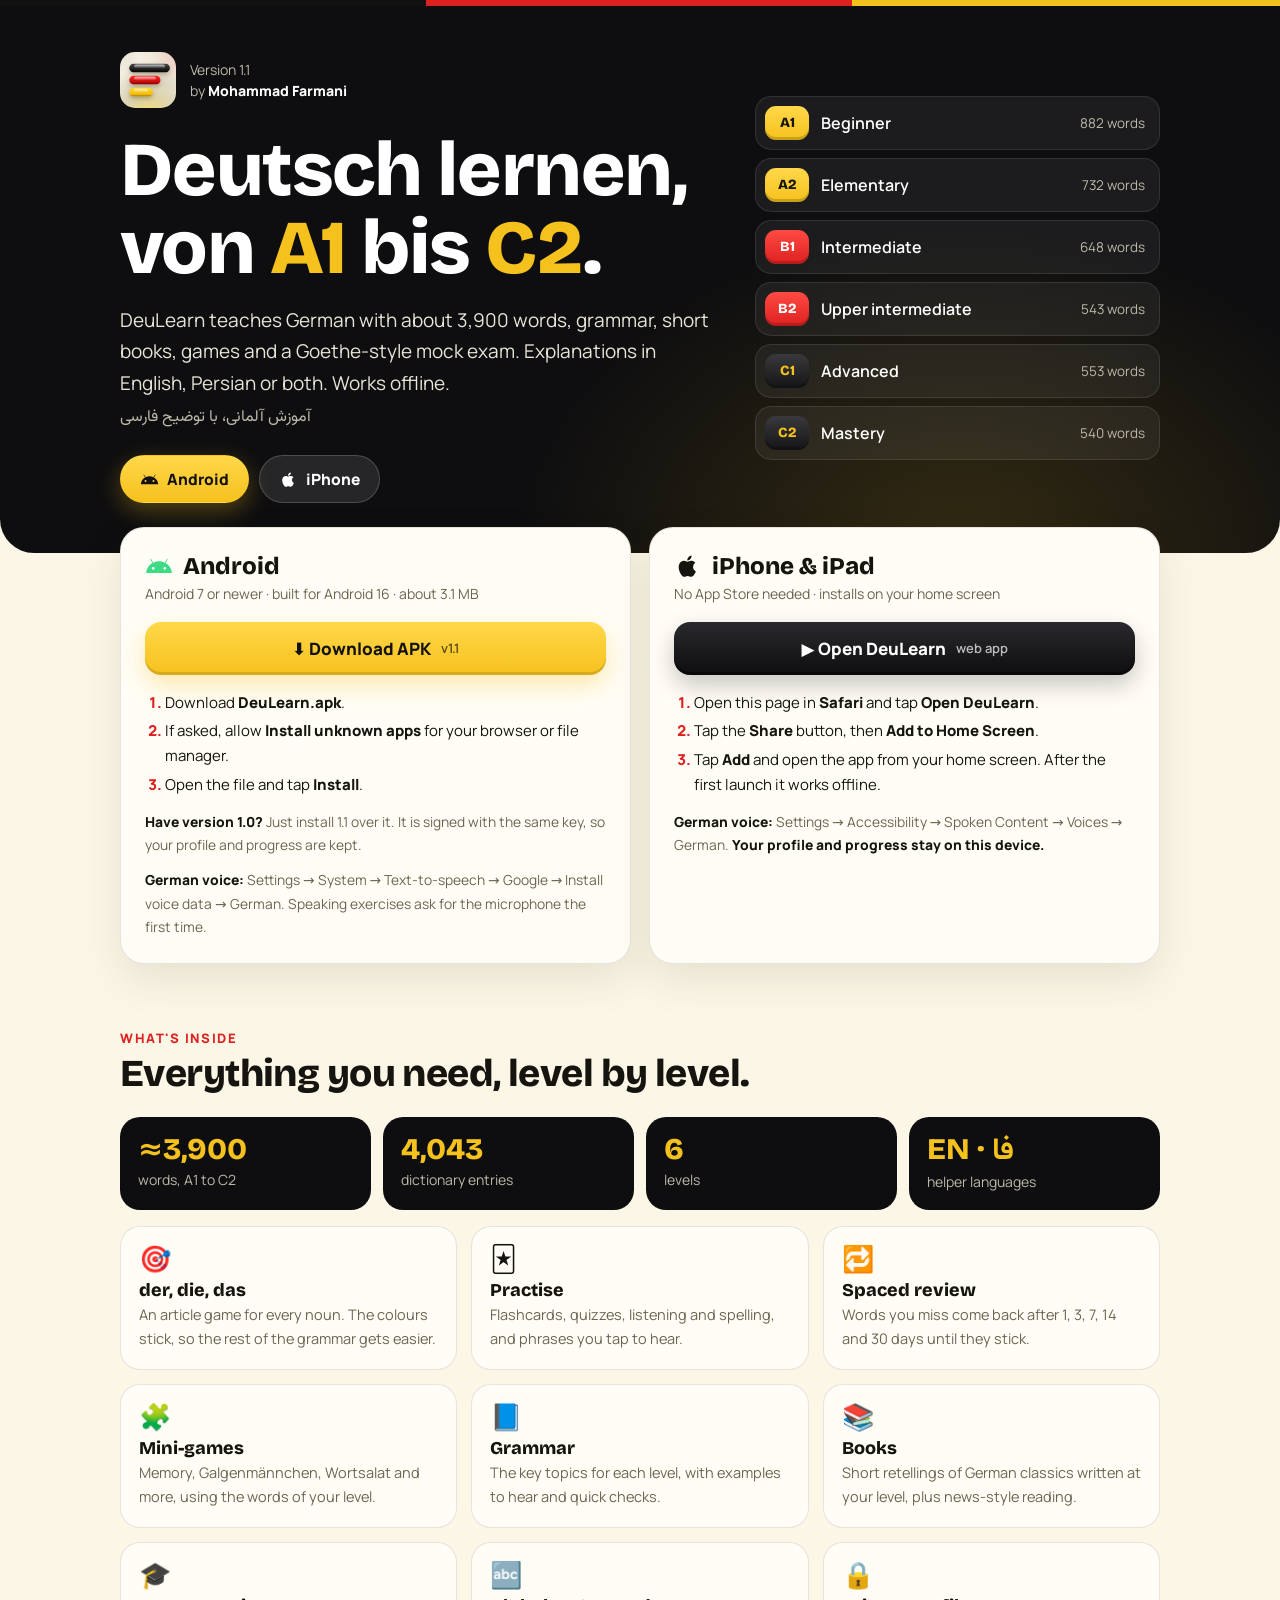
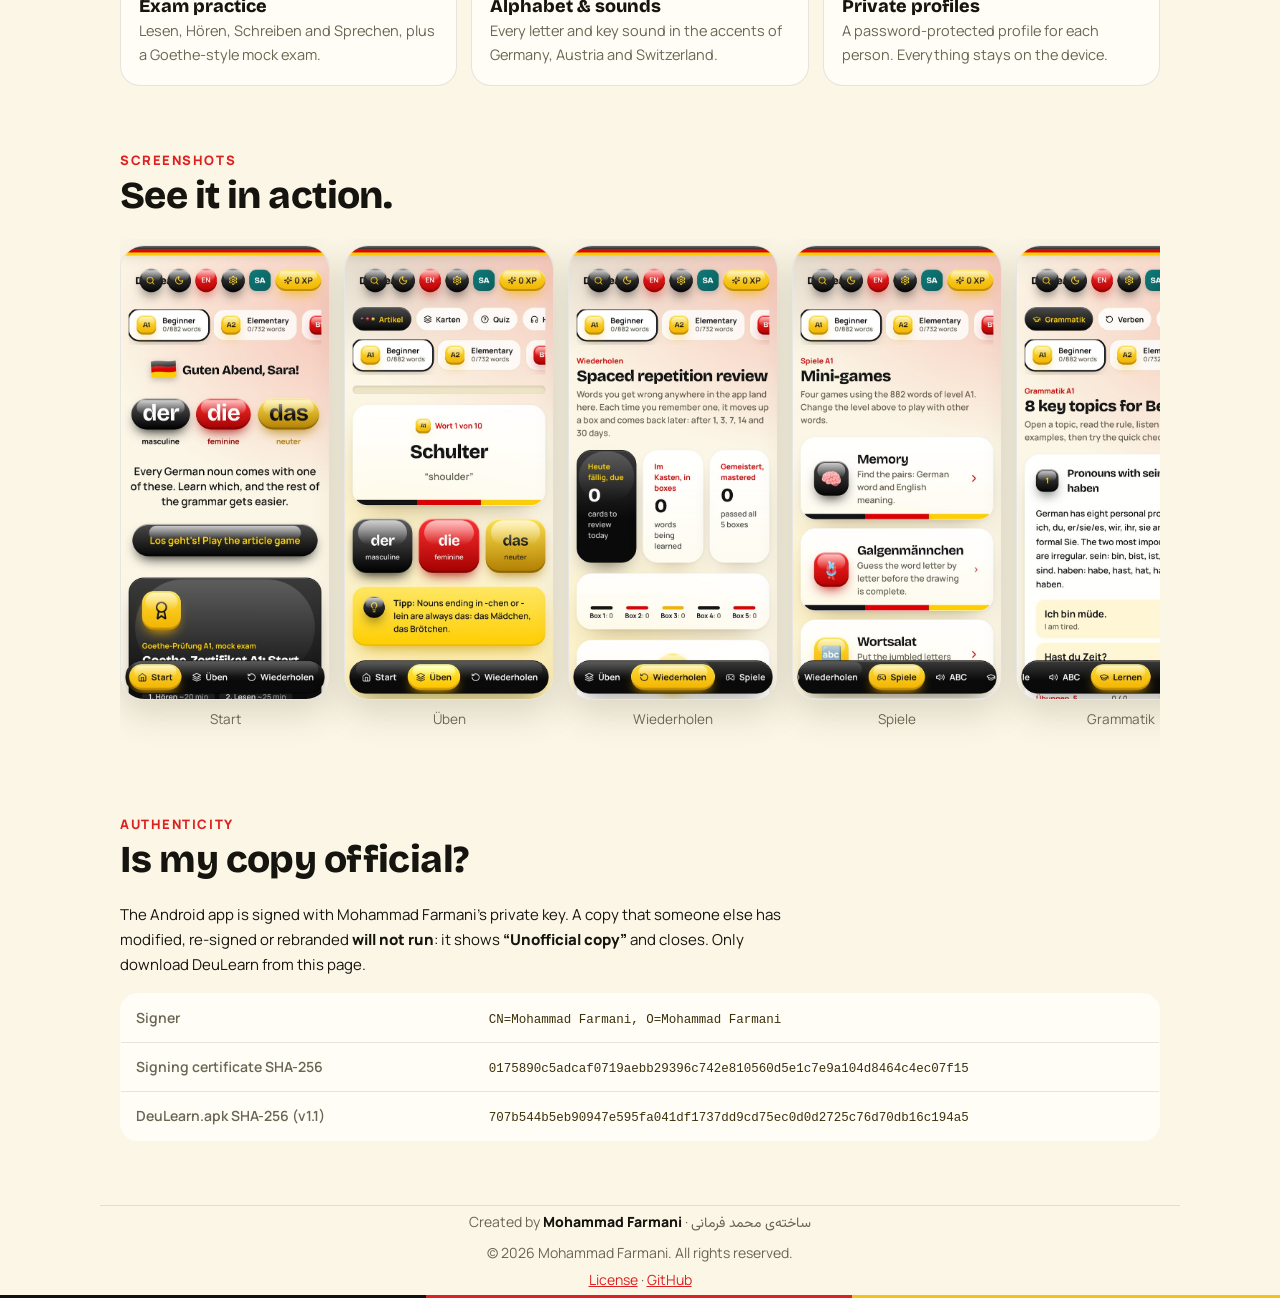
<file: docs/index.html>
<!doctype html>
<!-- DeuLearn · © 2026 Mohammad Farmani. All rights reserved. -->
<html lang="en">
<head>
<meta charset="utf-8">
<meta http-equiv="Content-Security-Policy" content="default-src 'none'; script-src 'sha256-RPuAwP7bW1dHjPMETImB6eHee7XKa7YP4J+vE6Q/Llc='; style-src 'self' 'unsafe-inline'; img-src 'self' data:; font-src 'self'; manifest-src 'self'; connect-src 'none'; frame-src 'none'; object-src 'none'; base-uri 'none'; form-action 'none'; upgrade-insecure-requests">
<meta name="referrer" content="no-referrer">
<script>if(window.top!==window.self){document.documentElement.style.display="none";try{window.top.location.replace(window.location.href)}catch(e){}}</script>
<meta name="viewport" content="width=device-width, initial-scale=1, viewport-fit=cover">
<title>DeuLearn · Deutsch lernen, von A1 bis C2</title>
<meta name="description" content="DeuLearn: learn German from A1 to C2 with about 3,900 words, grammar, books, games and a Goethe-style mock exam. Help in English or Persian. For Android and iPhone, works offline.">
<meta name="author" content="Mohammad Farmani">
<meta name="theme-color" content="#0E0E10">
<meta property="og:title" content="DeuLearn · Deutsch lernen, von A1 bis C2">
<meta property="og:description" content="German from A1 to C2, with help in English or Persian. For Android and iPhone, by Mohammad Farmani.">
<meta property="og:image" content="https://mfarmani85.github.io/DeuLearn/img/og.jpg">
<meta property="og:url" content="https://mfarmani85.github.io/DeuLearn/">
<meta name="twitter:card" content="summary_large_image">
<link rel="icon" type="image/png" href="img/icon-192.png">
<link rel="apple-touch-icon" href="img/apple-touch-icon.png">
<style>
@font-face{font-family:"Bricolage";src:url(fonts/bricolage-grotesque-latin-700-normal.woff2) format("woff2");font-weight:700;font-display:swap}
@font-face{font-family:"Bricolage";src:url(fonts/bricolage-grotesque-latin-800-normal.woff2) format("woff2");font-weight:800;font-display:swap}
@font-face{font-family:"Manrope";src:url(fonts/manrope-latin-400-normal.woff2) format("woff2");font-weight:400;font-display:swap}
@font-face{font-family:"Manrope";src:url(fonts/manrope-latin-600-normal.woff2) format("woff2");font-weight:600;font-display:swap}
@font-face{font-family:"Manrope";src:url(fonts/manrope-latin-800-normal.woff2) format("woff2");font-weight:800;font-display:swap}
@font-face{font-family:"Vazirmatn";src:url(fonts/vazirmatn-arabic-400-normal.woff2) format("woff2");font-weight:400;font-display:swap}
@font-face{font-family:"Vazirmatn";src:url(fonts/vazirmatn-arabic-700-normal.woff2) format("woff2");font-weight:700;font-display:swap}
:root{
  --bg:#FBF6E6; --panel:#0E0E10; --card:#fffdf6; --line:rgba(20,18,10,.1);
  --ink:#16140f; --mute:#6b6553; --red:#dd2120; --gold:#f5c11d; --gold2:#ffd84a;
  --fh:"Bricolage","Manrope",system-ui,sans-serif; --f:"Manrope",system-ui,-apple-system,"Segoe UI",sans-serif;
}
*{box-sizing:border-box}
html{scroll-behavior:smooth}
body{margin:0;background:var(--bg);color:var(--ink);font:16px/1.65 var(--f);-webkit-font-smoothing:antialiased;overflow-x:hidden}
a{color:var(--red)}
.fa{font-family:"Vazirmatn",Tahoma,sans-serif;direction:rtl;unicode-bidi:isolate}
.wrap{max-width:1080px;margin:0 auto;padding:0 20px}
.flag{height:6px;background:linear-gradient(90deg,#111 0 33.3%,var(--red) 33.3% 66.6%,var(--gold) 66.6%)}

/* hero */
.hero{background:var(--panel);color:#fff;border-radius:0 0 34px 34px;overflow:hidden;position:relative}
.hero::after{content:"";position:absolute;inset:auto -10% -60% 40%;height:120%;background:radial-gradient(closest-side,rgba(245,193,29,.16),transparent);pointer-events:none}
.hero .wrap{display:grid;grid-template-columns:1.2fr .8fr;gap:28px;align-items:center;padding-top:46px;padding-bottom:50px;position:relative;z-index:1}
.brand{display:flex;align-items:center;gap:14px;margin-bottom:24px}
.brand img{width:56px;height:56px;border-radius:15px}
.brand span{color:#bdb8a8;font-size:14px;line-height:1.5}
.brand b{color:#fff}
h1{margin:0;font:800 clamp(42px,7.4vw,76px)/1.02 var(--fh);letter-spacing:-.02em}
h1 em{font-style:normal;color:var(--gold)}
.lead{color:#e9e5d8;font-size:clamp(17px,2.1vw,19px);margin:18px 0 6px;max-width:31em}
.lead.fa{color:#bdb8a8;font-size:16px;margin:0 0 24px;text-align:left}
.cta{display:flex;flex-wrap:wrap;gap:10px}
.pill{display:inline-flex;align-items:center;gap:8px;padding:12px 19px;border-radius:999px;font:800 15.5px var(--f);text-decoration:none;color:#fff;background:rgba(255,255,255,.1);border:1px solid rgba(255,255,255,.18)}
.pill.gold{background:linear-gradient(180deg,var(--gold2),var(--gold));color:#141210;border-color:transparent;box-shadow:0 8px 24px rgba(245,193,29,.3)}
.pill svg{width:19px;height:19px}
.levels{display:grid;gap:8px}
.lv{display:grid;grid-template-columns:44px 1fr auto;align-items:center;gap:12px;background:rgba(255,255,255,.06);border:1px solid rgba(255,255,255,.1);border-radius:16px;padding:9px 14px 9px 9px}
.lv i{font-style:normal;display:grid;place-items:center;height:34px;border-radius:11px;font:800 14px var(--fh);color:#16140f;box-shadow:inset 0 -3px 0 rgba(0,0,0,.18)}
.lv:nth-child(-n+2) i{background:linear-gradient(180deg,var(--gold2),var(--gold))}
.lv:nth-child(n+3):nth-child(-n+4) i{background:linear-gradient(180deg,#ff4a43,var(--red));color:#fff}
.lv:nth-child(n+5) i{background:linear-gradient(180deg,#3a3a3e,#151517);color:var(--gold)}
.lv b{font-weight:600;color:#fff}
.lv span{color:#bdb8a8;font-size:13.5px}

/* get cards */
.get{display:grid;grid-template-columns:1fr 1fr;gap:18px;margin:-26px 0 10px;position:relative;z-index:2}
.card{background:var(--card);border:1px solid var(--line);border-radius:24px;padding:24px;box-shadow:0 16px 40px rgba(60,50,20,.1);scroll-margin-top:16px}
.card h2{margin:0 0 2px;font:800 24px var(--fh);display:flex;align-items:center;gap:10px}
.card h2 svg{width:28px;height:28px;flex:none}
.card .sub{color:var(--mute);font-size:14px;margin:0 0 16px}
.btn{display:flex;align-items:center;justify-content:center;gap:10px;width:100%;padding:15px 18px;border-radius:16px;font:800 17px var(--f);text-decoration:none;transition:transform .15s}
.btn:hover{transform:translateY(-1px)}
.btn.gold{background:linear-gradient(180deg,var(--gold2),var(--gold));color:#141210;box-shadow:0 10px 24px rgba(245,193,29,.32),inset 0 -3px 0 rgba(0,0,0,.12)}
.btn.dark{background:linear-gradient(180deg,#2a2a2e,#0e0e10);color:#fff;box-shadow:0 10px 24px rgba(0,0,0,.22),inset 0 -3px 0 rgba(0,0,0,.4)}
.btn small{font-weight:600;opacity:.7;font-size:13px}
ol.steps{margin:16px 0 0;padding:0 0 0 1.3em;font-size:15px}
ol.steps li{margin:4px 0}
ol.steps li::marker{color:var(--red);font-weight:800}
.note{font-size:13.8px;color:var(--mute);margin:12px 0 0;line-height:1.7}
.note b{color:var(--ink)}

/* sections */
section{margin:64px 0}
.kicker{display:block;color:var(--red);font-weight:800;font-size:13px;letter-spacing:.12em;text-transform:uppercase;margin-bottom:4px}
h3{font:800 clamp(28px,4vw,38px)/1.1 var(--fh);margin:0 0 22px;letter-spacing:-.015em}
.stats{display:grid;grid-template-columns:repeat(4,1fr);gap:12px;margin-bottom:16px}
.stat{background:var(--panel);color:#fff;border-radius:20px;padding:16px 18px}
.stat b{display:block;font:800 30px/1.1 var(--fh);color:var(--gold)}
.stat span{color:#bdb8a8;font-size:14px}
.feats{display:grid;grid-template-columns:repeat(3,1fr);gap:14px}
.feat{background:var(--card);border:1px solid var(--line);border-radius:20px;padding:18px}
.feat .ic{font-size:26px;line-height:1;margin-bottom:8px}
.feat b{display:block;font:800 18px var(--fh);margin-bottom:2px}
.feat p{margin:0;color:var(--mute);font-size:14.5px;line-height:1.65}

.shots{display:flex;gap:14px;overflow-x:auto;scroll-snap-type:x mandatory;padding:6px 2px 18px;scrollbar-width:thin;scrollbar-color:#d9cfa8 transparent}
.shots figure{margin:0;flex:none;scroll-snap-align:start}
.shots img{display:block;width:210px;aspect-ratio:390/844;object-fit:cover;border-radius:24px;border:1px solid var(--line);box-shadow:0 14px 34px rgba(60,50,20,.16);background:#fff}
.shots figcaption{text-align:center;color:var(--mute);font-size:13.5px;margin-top:8px}

table{width:100%;border-collapse:collapse;font-size:14px;background:var(--card);border:1px solid var(--line);border-radius:18px;overflow:hidden}
th,td{padding:12px 15px;text-align:start;border-bottom:1px solid var(--line);vertical-align:top}
tr:last-child th,tr:last-child td{border-bottom:0}
th{color:var(--mute);font-weight:600;width:34%}
code{font:12.5px/1.6 ui-monospace,SFMono-Regular,Menlo,monospace;word-break:break-all;color:#3b2f0a}

footer{border-top:1px solid var(--line);margin-top:64px;padding:26px 0 40px;color:var(--mute);font-size:14px;text-align:center}
footer p{margin:4px 0}
footer b{color:var(--ink)}

@media (max-width:860px){
  .hero .wrap{grid-template-columns:1fr}
  .get{grid-template-columns:1fr;margin-top:18px}
  .feats{grid-template-columns:1fr 1fr}
  .stats{grid-template-columns:1fr 1fr}
}
@media (max-width:520px){
  .wrap{padding:0 16px}
  .hero{border-radius:0 0 26px 26px}
  .feats{grid-template-columns:1fr}
  .shots img{width:176px}
  .card{padding:20px 18px}
  .cta .pill{flex:1;justify-content:center}
  .levels{grid-template-columns:1fr 1fr}
  .lv{grid-template-columns:36px 1fr;gap:2px 10px;padding:8px 10px 8px 8px}
  .lv i{grid-row:span 2;height:36px;font-size:13px}
  .lv b{font-size:14px;line-height:1.3}
  .lv span{font-size:12.5px;line-height:1.3}
  th{width:auto;display:block;border-bottom:0;padding-bottom:0}
  td{display:block}
}
</style>
</head>
<body>
<div class="flag"></div>
<header class="hero">
  <div class="wrap">
    <div>
      <div class="brand"><img src="img/icon-192.png" alt="" width="56" height="56"><span>Version 1.1<br>by <b>Mohammad Farmani</b></span></div>
      <h1>Deutsch lernen,<br>von <em>A1</em> bis <em>C2</em>.</h1>
      <p class="lead">DeuLearn teaches German with about 3,900 words, grammar, short books, games and a Goethe-style mock exam. Explanations in English, Persian or both. Works offline.</p>
      <p class="lead fa">آموزش آلمانی، با توضیح فارسی</p>
      <div class="cta">
        <a class="pill gold" href="#android"><svg viewBox="0 0 24 24" fill="currentColor" aria-hidden="true"><path d="M17.6 9.48l1.84-3.18a.38.38 0 0 0-.66-.38l-1.86 3.22a11.4 11.4 0 0 0-9.84 0L5.22 5.92a.38.38 0 0 0-.66.38L6.4 9.48A10.8 10.8 0 0 0 1 18h22a10.8 10.8 0 0 0-5.4-8.52zM7 15.25a1.25 1.25 0 1 1 0-2.5 1.25 1.25 0 0 1 0 2.5zm10 0a1.25 1.25 0 1 1 0-2.5 1.25 1.25 0 0 1 0 2.5z"/></svg>Android</a>
        <a class="pill" href="#iphone"><svg viewBox="0 0 24 24" fill="currentColor" aria-hidden="true"><path d="M16.37 12.75c-.02-2.3 1.88-3.4 1.96-3.46-1.07-1.56-2.73-1.77-3.32-1.8-1.41-.14-2.76.83-3.47.83-.72 0-1.82-.81-3-.79-1.54.02-2.96.9-3.76 2.28-1.6 2.78-.41 6.9 1.15 9.16.76 1.1 1.67 2.34 2.86 2.3 1.15-.05 1.58-.74 2.97-.74 1.38 0 1.77.74 2.98.72 1.23-.02 2.01-1.12 2.76-2.23.87-1.28 1.23-2.52 1.25-2.58-.03-.01-2.4-.92-2.42-3.66zM14.1 6c.63-.77 1.06-1.83.94-2.9-.91.04-2.02.61-2.67 1.37-.58.67-1.1 1.76-.96 2.8 1.02.08 2.06-.52 2.69-1.27z"/></svg>iPhone</a>
      </div>
    </div>
    <div class="levels" aria-label="Levels">
      <div class="lv"><i>A1</i><b>Beginner</b><span>882 words</span></div>
      <div class="lv"><i>A2</i><b>Elementary</b><span>732 words</span></div>
      <div class="lv"><i>B1</i><b>Intermediate</b><span>648 words</span></div>
      <div class="lv"><i>B2</i><b>Upper intermediate</b><span>543 words</span></div>
      <div class="lv"><i>C1</i><b>Advanced</b><span>553 words</span></div>
      <div class="lv"><i>C2</i><b>Mastery</b><span>540 words</span></div>
    </div>
  </div>
</header>

<main class="wrap">
<div class="get">
  <div class="card" id="android">
    <h2><svg viewBox="0 0 24 24" fill="#3ddc84" aria-hidden="true"><path d="M17.6 9.48l1.84-3.18a.38.38 0 0 0-.66-.38l-1.86 3.22a11.4 11.4 0 0 0-9.84 0L5.22 5.92a.38.38 0 0 0-.66.38L6.4 9.48A10.8 10.8 0 0 0 1 18h22a10.8 10.8 0 0 0-5.4-8.52zM7 15.25a1.25 1.25 0 1 1 0-2.5 1.25 1.25 0 0 1 0 2.5zm10 0a1.25 1.25 0 1 1 0-2.5 1.25 1.25 0 0 1 0 2.5z"/></svg>Android</h2>
    <p class="sub">Android 7 or newer · built for Android 16 · about 3.1 MB</p>
    <a class="btn gold" href="DeuLearn.apk" download>⬇ Download APK <small>v1.1</small></a>
    <ol class="steps">
      <li>Download <b>DeuLearn.apk</b>.</li>
      <li>If asked, allow <b>Install unknown apps</b> for your browser or file manager.</li>
      <li>Open the file and tap <b>Install</b>.</li>
    </ol>
    <p class="note"><b>Have version 1.0?</b> Just install 1.1 over it. It is signed with the same key, so your profile and progress are kept.</p>
    <p class="note"><b>German voice:</b> Settings → System → Text-to-speech → Google → Install voice data → German. Speaking exercises ask for the microphone the first time.</p>
  </div>

  <div class="card" id="iphone">
    <h2><svg viewBox="0 0 24 24" fill="#16140f" aria-hidden="true"><path d="M16.37 12.75c-.02-2.3 1.88-3.4 1.96-3.46-1.07-1.56-2.73-1.77-3.32-1.8-1.41-.14-2.76.83-3.47.83-.72 0-1.82-.81-3-.79-1.54.02-2.96.9-3.76 2.28-1.6 2.78-.41 6.9 1.15 9.16.76 1.1 1.67 2.34 2.86 2.3 1.15-.05 1.58-.74 2.97-.74 1.38 0 1.77.74 2.98.72 1.23-.02 2.01-1.12 2.76-2.23.87-1.28 1.23-2.52 1.25-2.58-.03-.01-2.4-.92-2.42-3.66zM14.1 6c.63-.77 1.06-1.83.94-2.9-.91.04-2.02.61-2.67 1.37-.58.67-1.1 1.76-.96 2.8 1.02.08 2.06-.52 2.69-1.27z"/></svg>iPhone &amp; iPad</h2>
    <p class="sub">No App Store needed · installs on your home screen</p>
    <a class="btn dark" href="app/">▶ Open DeuLearn <small>web app</small></a>
    <ol class="steps">
      <li>Open this page in <b>Safari</b> and tap <b>Open DeuLearn</b>.</li>
      <li>Tap the <b>Share</b> button, then <b>Add to Home Screen</b>.</li>
      <li>Tap <b>Add</b> and open the app from your home screen. After the first launch it works offline.</li>
    </ol>
    <p class="note"><b>German voice:</b> Settings → Accessibility → Spoken Content → Voices → German. <b>Your profile and progress stay on this device.</b></p>
  </div>
</div>

<section>
  <span class="kicker">What's inside</span>
  <h3>Everything you need, level by level.</h3>
  <div class="stats">
    <div class="stat"><b>≈3,900</b><span>words, A1 to C2</span></div>
    <div class="stat"><b>4,043</b><span>dictionary entries</span></div>
    <div class="stat"><b>6</b><span>levels</span></div>
    <div class="stat"><b>EN · <span class="fa" style="color:inherit;font-size:inherit">فا</span></b><span>helper languages</span></div>
  </div>
  <div class="feats">
    <div class="feat"><div class="ic">🎯</div><b>der, die, das</b><p>An article game for every noun. The colours stick, so the rest of the grammar gets easier.</p></div>
    <div class="feat"><div class="ic">🃏</div><b>Practise</b><p>Flashcards, quizzes, listening and spelling, and phrases you tap to hear.</p></div>
    <div class="feat"><div class="ic">🔁</div><b>Spaced review</b><p>Words you miss come back after 1, 3, 7, 14 and 30 days until they stick.</p></div>
    <div class="feat"><div class="ic">🧩</div><b>Mini-games</b><p>Memory, Galgenmännchen, Wortsalat and more, using the words of your level.</p></div>
    <div class="feat"><div class="ic">📘</div><b>Grammar</b><p>The key topics for each level, with examples to hear and quick checks.</p></div>
    <div class="feat"><div class="ic">📚</div><b>Books</b><p>Short retellings of German classics written at your level, plus news-style reading.</p></div>
    <div class="feat"><div class="ic">🎓</div><b>Exam practice</b><p>Lesen, Hören, Schreiben and Sprechen, plus a Goethe-style mock exam.</p></div>
    <div class="feat"><div class="ic">🔤</div><b>Alphabet &amp; sounds</b><p>Every letter and key sound in the accents of Germany, Austria and Switzerland.</p></div>
    <div class="feat"><div class="ic">🔒</div><b>Private profiles</b><p>A password-protected profile for each person. Everything stays on the device.</p></div>
  </div>
</section>

<section>
  <span class="kicker">Screenshots</span>
  <h3>See it in action.</h3>
  <div class="shots">
    <figure><img src="img/shot-1.jpg" alt="Home screen" loading="lazy"><figcaption>Start</figcaption></figure>
    <figure><img src="img/shot-2.jpg" alt="Article practice" loading="lazy"><figcaption>Üben</figcaption></figure>
    <figure><img src="img/shot-3.jpg" alt="Spaced repetition review" loading="lazy"><figcaption>Wiederholen</figcaption></figure>
    <figure><img src="img/shot-4.jpg" alt="Mini-games" loading="lazy"><figcaption>Spiele</figcaption></figure>
    <figure><img src="img/shot-5.jpg" alt="Grammar topics" loading="lazy"><figcaption>Grammatik</figcaption></figure>
    <figure><img src="img/shot-6.jpg" alt="Books" loading="lazy"><figcaption>Bücher</figcaption></figure>
    <figure><img src="img/shot-7.jpg" alt="Exam practice" loading="lazy"><figcaption>Prüfung</figcaption></figure>
    <figure><img src="img/shot-8.jpg" alt="Home screen with Persian help" loading="lazy"><figcaption><span class="fa">با توضیح فارسی</span></figcaption></figure>
  </div>
</section>

<section>
  <span class="kicker">Authenticity</span>
  <h3>Is my copy official?</h3>
  <p style="margin:0 0 16px;font-size:15px;max-width:46em">The Android app is signed with Mohammad Farmani's private key. A copy that someone else has modified, re-signed or rebranded <b>will not run</b>: it shows <b>“Unofficial copy”</b> and closes. Only download DeuLearn from this page.</p>
  <table>
    <tr><th>Signer</th><td><code>CN=Mohammad Farmani, O=Mohammad Farmani</code></td></tr>
    <tr><th>Signing certificate SHA-256</th><td><code>0175890c5adcaf0719aebb29396c742e810560d5e1c7e9a104d8464c4ec07f15</code></td></tr>
    <tr><th>DeuLearn.apk SHA-256 (v1.1)</th><td><code>707b544b5eb90947e595fa041df1737dd9cd75ec0d0d2725c76d70db16c194a5</code></td></tr>
  </table>
</section>
</main>

<footer class="wrap">
  <p>Created by <b>Mohammad Farmani</b> · <span class="fa">ساخته‌ی محمد فرمانی</span></p>
  <p>© 2026 Mohammad Farmani. All rights reserved.</p>
  <p><a href="https://github.com/Mfarmani85/DeuLearn/blob/main/LICENSE">License</a> · <a href="https://github.com/Mfarmani85/DeuLearn">GitHub</a></p>
</footer>
<div class="flag"></div>
</body>
</html>
</file>
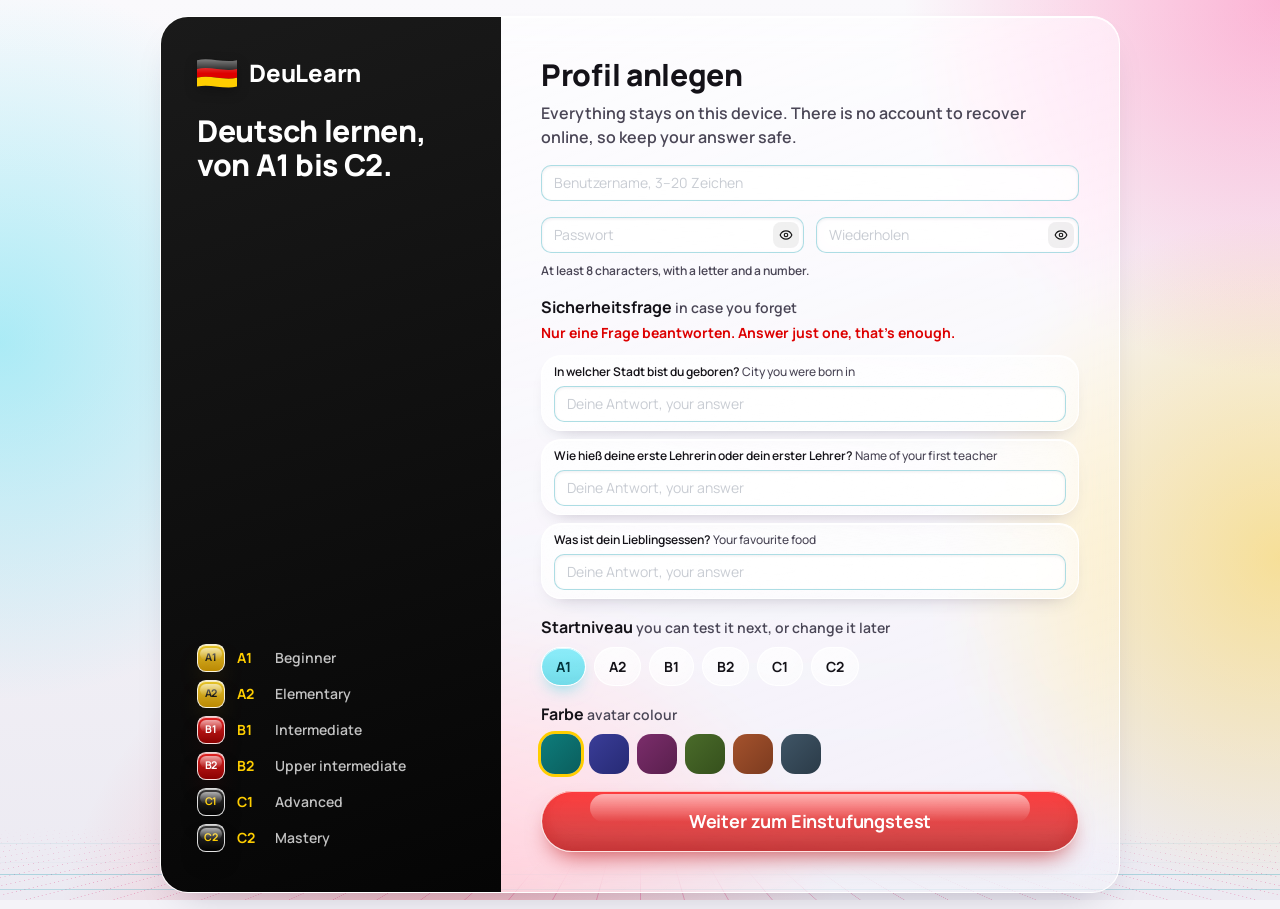
<file: docs/app/index.html>
<!doctype html>
<!-- DeuLearn — Copyright (c) 2026 Mohammad Farmani. All rights reserved. Unauthorized copying, modification or redistribution is prohibited. -->
<!-- DeuLearn — Copyright (c) 2026 Mohammad Farmani. All rights reserved. -->
<html lang="de">
  <head>
    <meta charset="utf-8" />
    <meta name="viewport" content="width=device-width, initial-scale=1, maximum-scale=1, viewport-fit=cover" />
    <meta name="theme-color" content="#FBF6E6" />
    <meta name="author" content="Mohammad Farmani" />
    <meta name="copyright" content="Copyright (c) 2026 Mohammad Farmani. All rights reserved." />
    <meta name="apple-mobile-web-app-capable" content="yes" />
    <meta name="mobile-web-app-capable" content="yes" />
    <meta name="apple-mobile-web-app-status-bar-style" content="default" />
    <meta name="apple-mobile-web-app-title" content="DeuLearn" />
    <link rel="manifest" href="manifest.webmanifest" />
    <link rel="apple-touch-icon" href="apple-touch-icon.png" />
    <link rel="icon" type="image/png" href="icon-192.png" />
    <link rel="apple-touch-startup-image" href="splash.png" />
    <title>DeuLearn</title>
    <script type="module" crossorigin src="./assets/index-Cb2LKrnB.js"></script>
    <link rel="modulepreload" crossorigin href="./assets/vendor-58RtyP2V.js">
    <link rel="stylesheet" crossorigin href="./assets/vendor-BSpEHGsV.css">
    <link rel="stylesheet" crossorigin href="./assets/index-D7B7CvpR.css">
  </head>
  <body>
    <div id="root"></div>
    <script>if ("serviceWorker" in navigator) addEventListener("load", () => navigator.serviceWorker.register("sw.js").catch(() => {}));</script>
  </body>
</html>
</file>
<file: docs/app/assets/vendor-BSpEHGsV.css>
@font-face{font-family:Manrope;font-style:normal;font-display:swap;font-weight:400;src:url([data-uri]) format("woff2"),url([data-uri]) format("woff");unicode-range:U+0460-052F,U+1C80-1C8A,U+20B4,U+2DE0-2DFF,U+A640-A69F,U+FE2E-FE2F}@font-face{font-family:Manrope;font-style:normal;font-display:swap;font-weight:400;src:url(./manrope-cyrillic-400-normal-BMzJvInZ.woff2) format("woff2"),url(./manrope-cyrillic-400-normal-Dvx59UGC.woff) format("woff");unicode-range:U+0301,U+0400-045F,U+0490-0491,U+04B0-04B1,U+2116}@font-face{font-family:Manrope;font-style:normal;font-display:swap;font-weight:400;src:url(./manrope-greek-400-normal-CM4qok81.woff2) format("woff2"),url(./manrope-greek-400-normal-DuX9RsAR.woff) format("woff");unicode-range:U+0370-0377,U+037A-037F,U+0384-038A,U+038C,U+038E-03A1,U+03A3-03FF}@font-face{font-family:Manrope;font-style:normal;font-display:swap;font-weight:400;src:url(./manrope-vietnamese-400-normal-DHb3EETF.woff2) format("woff2"),url(./manrope-vietnamese-400-normal-D7E_mLGF.woff) format("woff");unicode-range:U+0102-0103,U+0110-0111,U+0128-0129,U+0168-0169,U+01A0-01A1,U+01AF-01B0,U+0300-0301,U+0303-0304,U+0308-0309,U+0323,U+0329,U+1EA0-1EF9,U+20AB}@font-face{font-family:Manrope;font-style:normal;font-display:swap;font-weight:400;src:url(./manrope-latin-ext-400-normal-CMDvPJRp.woff2) format("woff2"),url(./manrope-latin-ext-400-normal-C-X6QNXX.woff) format("woff");unicode-range:U+0100-02BA,U+02BD-02C5,U+02C7-02CC,U+02CE-02D7,U+02DD-02FF,U+0304,U+0308,U+0329,U+1D00-1DBF,U+1E00-1E9F,U+1EF2-1EFF,U+2020,U+20A0-20AB,U+20AD-20C0,U+2113,U+2C60-2C7F,U+A720-A7FF}@font-face{font-family:Manrope;font-style:normal;font-display:swap;font-weight:400;src:url(./manrope-latin-400-normal-PaqtzbVb.woff2) format("woff2"),url(./manrope-latin-400-normal-8tf8FM3T.woff) format("woff");unicode-range:U+0000-00FF,U+0131,U+0152-0153,U+02BB-02BC,U+02C6,U+02DA,U+02DC,U+0304,U+0308,U+0329,U+2000-206F,U+20AC,U+2122,U+2191,U+2193,U+2212,U+2215,U+FEFF,U+FFFD}@font-face{font-family:Manrope;font-style:normal;font-display:swap;font-weight:500;src:url([data-uri]) format("woff2"),url([data-uri]) format("woff");unicode-range:U+0460-052F,U+1C80-1C8A,U+20B4,U+2DE0-2DFF,U+A640-A69F,U+FE2E-FE2F}@font-face{font-family:Manrope;font-style:normal;font-display:swap;font-weight:500;src:url(./manrope-cyrillic-500-normal-B1OEZity.woff2) format("woff2"),url(./manrope-cyrillic-500-normal-CNwnNrRC.woff) format("woff");unicode-range:U+0301,U+0400-045F,U+0490-0491,U+04B0-04B1,U+2116}@font-face{font-family:Manrope;font-style:normal;font-display:swap;font-weight:500;src:url(./manrope-greek-500-normal-GeMIHyWm.woff2) format("woff2"),url(./manrope-greek-500-normal-DyxYGEtJ.woff) format("woff");unicode-range:U+0370-0377,U+037A-037F,U+0384-038A,U+038C,U+038E-03A1,U+03A3-03FF}@font-face{font-family:Manrope;font-style:normal;font-display:swap;font-weight:500;src:url(./manrope-vietnamese-500-normal-DCXiE_xi.woff2) format("woff2"),url(./manrope-vietnamese-500-normal-DaZ8i3XM.woff) format("woff");unicode-range:U+0102-0103,U+0110-0111,U+0128-0129,U+0168-0169,U+01A0-01A1,U+01AF-01B0,U+0300-0301,U+0303-0304,U+0308-0309,U+0323,U+0329,U+1EA0-1EF9,U+20AB}@font-face{font-family:Manrope;font-style:normal;font-display:swap;font-weight:500;src:url(./manrope-latin-ext-500-normal-dm74KBQw.woff2) format("woff2"),url(./manrope-latin-ext-500-normal-EtoS1VaI.woff) format("woff");unicode-range:U+0100-02BA,U+02BD-02C5,U+02C7-02CC,U+02CE-02D7,U+02DD-02FF,U+0304,U+0308,U+0329,U+1D00-1DBF,U+1E00-1E9F,U+1EF2-1EFF,U+2020,U+20A0-20AB,U+20AD-20C0,U+2113,U+2C60-2C7F,U+A720-A7FF}@font-face{font-family:Manrope;font-style:normal;font-display:swap;font-weight:500;src:url(./manrope-latin-500-normal-BYYD-dBL.woff2) format("woff2"),url(./manrope-latin-500-normal-DMZssgOp.woff) format("woff");unicode-range:U+0000-00FF,U+0131,U+0152-0153,U+02BB-02BC,U+02C6,U+02DA,U+02DC,U+0304,U+0308,U+0329,U+2000-206F,U+20AC,U+2122,U+2191,U+2193,U+2212,U+2215,U+FEFF,U+FFFD}@font-face{font-family:Manrope;font-style:normal;font-display:swap;font-weight:600;src:url([data-uri]) format("woff2"),url([data-uri]) format("woff");unicode-range:U+0460-052F,U+1C80-1C8A,U+20B4,U+2DE0-2DFF,U+A640-A69F,U+FE2E-FE2F}@font-face{font-family:Manrope;font-style:normal;font-display:swap;font-weight:600;src:url(./manrope-cyrillic-600-normal-DvRl3Mj-.woff2) format("woff2"),url(./manrope-cyrillic-600-normal-It4mZcQk.woff) format("woff");unicode-range:U+0301,U+0400-045F,U+0490-0491,U+04B0-04B1,U+2116}@font-face{font-family:Manrope;font-style:normal;font-display:swap;font-weight:600;src:url(./manrope-greek-600-normal-BoRV6lzK.woff2) format("woff2"),url(./manrope-greek-600-normal-CF2i9ZRY.woff) format("woff");unicode-range:U+0370-0377,U+037A-037F,U+0384-038A,U+038C,U+038E-03A1,U+03A3-03FF}@font-face{font-family:Manrope;font-style:normal;font-display:swap;font-weight:600;src:url(./manrope-vietnamese-600-normal-C1J5PCl_.woff2) format("woff2"),url(./manrope-vietnamese-600-normal-lA7a_7Ok.woff) format("woff");unicode-range:U+0102-0103,U+0110-0111,U+0128-0129,U+0168-0169,U+01A0-01A1,U+01AF-01B0,U+0300-0301,U+0303-0304,U+0308-0309,U+0323,U+0329,U+1EA0-1EF9,U+20AB}@font-face{font-family:Manrope;font-style:normal;font-display:swap;font-weight:600;src:url(./manrope-latin-ext-600-normal-_gBojHdJ.woff2) format("woff2"),url(./manrope-latin-ext-600-normal-u5Pl7hTU.woff) format("woff");unicode-range:U+0100-02BA,U+02BD-02C5,U+02C7-02CC,U+02CE-02D7,U+02DD-02FF,U+0304,U+0308,U+0329,U+1D00-1DBF,U+1E00-1E9F,U+1EF2-1EFF,U+2020,U+20A0-20AB,U+20AD-20C0,U+2113,U+2C60-2C7F,U+A720-A7FF}@font-face{font-family:Manrope;font-style:normal;font-display:swap;font-weight:600;src:url(./manrope-latin-600-normal-4f0koTD-.woff2) format("woff2"),url(./manrope-latin-600-normal-BqgrALkZ.woff) format("woff");unicode-range:U+0000-00FF,U+0131,U+0152-0153,U+02BB-02BC,U+02C6,U+02DA,U+02DC,U+0304,U+0308,U+0329,U+2000-206F,U+20AC,U+2122,U+2191,U+2193,U+2212,U+2215,U+FEFF,U+FFFD}@font-face{font-family:Manrope;font-style:normal;font-display:swap;font-weight:700;src:url([data-uri]) format("woff2"),url([data-uri]) format("woff");unicode-range:U+0460-052F,U+1C80-1C8A,U+20B4,U+2DE0-2DFF,U+A640-A69F,U+FE2E-FE2F}@font-face{font-family:Manrope;font-style:normal;font-display:swap;font-weight:700;src:url(./manrope-cyrillic-700-normal-Dw_fZAg2.woff2) format("woff2"),url(./manrope-cyrillic-700-normal-7JNVKxyl.woff) format("woff");unicode-range:U+0301,U+0400-045F,U+0490-0491,U+04B0-04B1,U+2116}@font-face{font-family:Manrope;font-style:normal;font-display:swap;font-weight:700;src:url(./manrope-greek-700-normal-CHUG9PD8.woff2) format("woff2"),url(./manrope-greek-700-normal-DyfsrCpP.woff) format("woff");unicode-range:U+0370-0377,U+037A-037F,U+0384-038A,U+038C,U+038E-03A1,U+03A3-03FF}@font-face{font-family:Manrope;font-style:normal;font-display:swap;font-weight:700;src:url(./manrope-vietnamese-700-normal-CUqMx5-1.woff2) format("woff2"),url(./manrope-vietnamese-700-normal-pt65Fn2Z.woff) format("woff");unicode-range:U+0102-0103,U+0110-0111,U+0128-0129,U+0168-0169,U+01A0-01A1,U+01AF-01B0,U+0300-0301,U+0303-0304,U+0308-0309,U+0323,U+0329,U+1EA0-1EF9,U+20AB}@font-face{font-family:Manrope;font-style:normal;font-display:swap;font-weight:700;src:url(./manrope-latin-ext-700-normal-DYOwVNan.woff2) format("woff2"),url(./manrope-latin-ext-700-normal-eVCcYqtJ.woff) format("woff");unicode-range:U+0100-02BA,U+02BD-02C5,U+02C7-02CC,U+02CE-02D7,U+02DD-02FF,U+0304,U+0308,U+0329,U+1D00-1DBF,U+1E00-1E9F,U+1EF2-1EFF,U+2020,U+20A0-20AB,U+20AD-20C0,U+2113,U+2C60-2C7F,U+A720-A7FF}@font-face{font-family:Manrope;font-style:normal;font-display:swap;font-weight:700;src:url(./manrope-latin-700-normal-BZp_XxE4.woff2) format("woff2"),url(./manrope-latin-700-normal-DGRFkw-m.woff) format("woff");unicode-range:U+0000-00FF,U+0131,U+0152-0153,U+02BB-02BC,U+02C6,U+02DA,U+02DC,U+0304,U+0308,U+0329,U+2000-206F,U+20AC,U+2122,U+2191,U+2193,U+2212,U+2215,U+FEFF,U+FFFD}@font-face{font-family:Manrope;font-style:normal;font-display:swap;font-weight:800;src:url([data-uri]) format("woff2"),url([data-uri]) format("woff");unicode-range:U+0460-052F,U+1C80-1C8A,U+20B4,U+2DE0-2DFF,U+A640-A69F,U+FE2E-FE2F}@font-face{font-family:Manrope;font-style:normal;font-display:swap;font-weight:800;src:url(./manrope-cyrillic-800-normal-AvdZ5mAV.woff2) format("woff2"),url(./manrope-cyrillic-800-normal-BuEMjQU-.woff) format("woff");unicode-range:U+0301,U+0400-045F,U+0490-0491,U+04B0-04B1,U+2116}@font-face{font-family:Manrope;font-style:normal;font-display:swap;font-weight:800;src:url(./manrope-greek-800-normal-CDvU698_.woff2) format("woff2"),url(./manrope-greek-800-normal-Bw-67qu9.woff) format("woff");unicode-range:U+0370-0377,U+037A-037F,U+0384-038A,U+038C,U+038E-03A1,U+03A3-03FF}@font-face{font-family:Manrope;font-style:normal;font-display:swap;font-weight:800;src:url(./manrope-vietnamese-800-normal-ClPWri-A.woff2) format("woff2"),url(./manrope-vietnamese-800-normal-bvg7iBCV.woff) format("woff");unicode-range:U+0102-0103,U+0110-0111,U+0128-0129,U+0168-0169,U+01A0-01A1,U+01AF-01B0,U+0300-0301,U+0303-0304,U+0308-0309,U+0323,U+0329,U+1EA0-1EF9,U+20AB}@font-face{font-family:Manrope;font-style:normal;font-display:swap;font-weight:800;src:url(./manrope-latin-ext-800-normal-DdFx7KEb.woff2) format("woff2"),url(./manrope-latin-ext-800-normal-BQAQsuQc.woff) format("woff");unicode-range:U+0100-02BA,U+02BD-02C5,U+02C7-02CC,U+02CE-02D7,U+02DD-02FF,U+0304,U+0308,U+0329,U+1D00-1DBF,U+1E00-1E9F,U+1EF2-1EFF,U+2020,U+20A0-20AB,U+20AD-20C0,U+2113,U+2C60-2C7F,U+A720-A7FF}@font-face{font-family:Manrope;font-style:normal;font-display:swap;font-weight:800;src:url(./manrope-latin-800-normal-BfWYOv1c.woff2) format("woff2"),url(./manrope-latin-800-normal-uHUdIJgA.woff) format("woff");unicode-range:U+0000-00FF,U+0131,U+0152-0153,U+02BB-02BC,U+02C6,U+02DA,U+02DC,U+0304,U+0308,U+0329,U+2000-206F,U+20AC,U+2122,U+2191,U+2193,U+2212,U+2215,U+FEFF,U+FFFD}@font-face{font-family:Bricolage Grotesque;font-style:normal;font-display:swap;font-weight:500;src:url(./bricolage-grotesque-vietnamese-500-normal-FzY9NZwK.woff2) format("woff2"),url(./bricolage-grotesque-vietnamese-500-normal-CAK5R6Iy.woff) format("woff");unicode-range:U+0102-0103,U+0110-0111,U+0128-0129,U+0168-0169,U+01A0-01A1,U+01AF-01B0,U+0300-0301,U+0303-0304,U+0308-0309,U+0323,U+0329,U+1EA0-1EF9,U+20AB}@font-face{font-family:Bricolage Grotesque;font-style:normal;font-display:swap;font-weight:500;src:url(./bricolage-grotesque-latin-ext-500-normal-DIhLz7G7.woff2) format("woff2"),url(./bricolage-grotesque-latin-ext-500-normal-B0ZDNVGf.woff) format("woff");unicode-range:U+0100-02BA,U+02BD-02C5,U+02C7-02CC,U+02CE-02D7,U+02DD-02FF,U+0304,U+0308,U+0329,U+1D00-1DBF,U+1E00-1E9F,U+1EF2-1EFF,U+2020,U+20A0-20AB,U+20AD-20C0,U+2113,U+2C60-2C7F,U+A720-A7FF}@font-face{font-family:Bricolage Grotesque;font-style:normal;font-display:swap;font-weight:500;src:url(./bricolage-grotesque-latin-500-normal-DEDBoLFO.woff2) format("woff2"),url(./bricolage-grotesque-latin-500-normal-CV-uA8Lw.woff) format("woff");unicode-range:U+0000-00FF,U+0131,U+0152-0153,U+02BB-02BC,U+02C6,U+02DA,U+02DC,U+0304,U+0308,U+0329,U+2000-206F,U+20AC,U+2122,U+2191,U+2193,U+2212,U+2215,U+FEFF,U+FFFD}@font-face{font-family:Bricolage Grotesque;font-style:normal;font-display:swap;font-weight:700;src:url(./bricolage-grotesque-vietnamese-700-normal-BLYPkJbo.woff2) format("woff2"),url(./bricolage-grotesque-vietnamese-700-normal-CHrFuVHU.woff) format("woff");unicode-range:U+0102-0103,U+0110-0111,U+0128-0129,U+0168-0169,U+01A0-01A1,U+01AF-01B0,U+0300-0301,U+0303-0304,U+0308-0309,U+0323,U+0329,U+1EA0-1EF9,U+20AB}@font-face{font-family:Bricolage Grotesque;font-style:normal;font-display:swap;font-weight:700;src:url(./bricolage-grotesque-latin-ext-700-normal-fBkt-7fi.woff2) format("woff2"),url(./bricolage-grotesque-latin-ext-700-normal-BXpPFNFj.woff) format("woff");unicode-range:U+0100-02BA,U+02BD-02C5,U+02C7-02CC,U+02CE-02D7,U+02DD-02FF,U+0304,U+0308,U+0329,U+1D00-1DBF,U+1E00-1E9F,U+1EF2-1EFF,U+2020,U+20A0-20AB,U+20AD-20C0,U+2113,U+2C60-2C7F,U+A720-A7FF}@font-face{font-family:Bricolage Grotesque;font-style:normal;font-display:swap;font-weight:700;src:url(./bricolage-grotesque-latin-700-normal-gtcctNPv.woff2) format("woff2"),url(./bricolage-grotesque-latin-700-normal-DvJDmrLu.woff) format("woff");unicode-range:U+0000-00FF,U+0131,U+0152-0153,U+02BB-02BC,U+02C6,U+02DA,U+02DC,U+0304,U+0308,U+0329,U+2000-206F,U+20AC,U+2122,U+2191,U+2193,U+2212,U+2215,U+FEFF,U+FFFD}@font-face{font-family:Bricolage Grotesque;font-style:normal;font-display:swap;font-weight:800;src:url(./bricolage-grotesque-vietnamese-800-normal-RJtJa6zl.woff2) format("woff2"),url(./bricolage-grotesque-vietnamese-800-normal-DJ4hCX8l.woff) format("woff");unicode-range:U+0102-0103,U+0110-0111,U+0128-0129,U+0168-0169,U+01A0-01A1,U+01AF-01B0,U+0300-0301,U+0303-0304,U+0308-0309,U+0323,U+0329,U+1EA0-1EF9,U+20AB}@font-face{font-family:Bricolage Grotesque;font-style:normal;font-display:swap;font-weight:800;src:url(./bricolage-grotesque-latin-ext-800-normal-BimIDUhy.woff2) format("woff2"),url(./bricolage-grotesque-latin-ext-800-normal-CkoBqIJM.woff) format("woff");unicode-range:U+0100-02BA,U+02BD-02C5,U+02C7-02CC,U+02CE-02D7,U+02DD-02FF,U+0304,U+0308,U+0329,U+1D00-1DBF,U+1E00-1E9F,U+1EF2-1EFF,U+2020,U+20A0-20AB,U+20AD-20C0,U+2113,U+2C60-2C7F,U+A720-A7FF}@font-face{font-family:Bricolage Grotesque;font-style:normal;font-display:swap;font-weight:800;src:url(./bricolage-grotesque-latin-800-normal-J50vIsBe.woff2) format("woff2"),url(./bricolage-grotesque-latin-800-normal-Br4b-5gk.woff) format("woff");unicode-range:U+0000-00FF,U+0131,U+0152-0153,U+02BB-02BC,U+02C6,U+02DA,U+02DC,U+0304,U+0308,U+0329,U+2000-206F,U+20AC,U+2122,U+2191,U+2193,U+2212,U+2215,U+FEFF,U+FFFD}@font-face{font-family:Vazirmatn;font-style:normal;font-display:swap;font-weight:400;src:url(./vazirmatn-arabic-400-normal-DMZFCm7K.woff2) format("woff2"),url(./vazirmatn-arabic-400-normal-C4W5XURk.woff) format("woff");unicode-range:U+0600-06FF,U+0750-077F,U+0870-088E,U+0890-0891,U+0897-08E1,U+08E3-08FF,U+200C-200E,U+2010-2011,U+204F,U+2E41,U+FB50-FDFF,U+FE70-FE74,U+FE76-FEFC,U+102E0-102FB,U+10E60-10E7E,U+10EC2-10EC4,U+10EFC-10EFF,U+1EE00-1EE03,U+1EE05-1EE1F,U+1EE21-1EE22,U+1EE24,U+1EE27,U+1EE29-1EE32,U+1EE34-1EE37,U+1EE39,U+1EE3B,U+1EE42,U+1EE47,U+1EE49,U+1EE4B,U+1EE4D-1EE4F,U+1EE51-1EE52,U+1EE54,U+1EE57,U+1EE59,U+1EE5B,U+1EE5D,U+1EE5F,U+1EE61-1EE62,U+1EE64,U+1EE67-1EE6A,U+1EE6C-1EE72,U+1EE74-1EE77,U+1EE79-1EE7C,U+1EE7E,U+1EE80-1EE89,U+1EE8B-1EE9B,U+1EEA1-1EEA3,U+1EEA5-1EEA9,U+1EEAB-1EEBB,U+1EEF0-1EEF1}@font-face{font-family:Vazirmatn;font-style:normal;font-display:swap;font-weight:400;src:url(./vazirmatn-latin-ext-400-normal-BdGhO0lm.woff2) format("woff2"),url(./vazirmatn-latin-ext-400-normal-DPxMaNjI.woff) format("woff");unicode-range:U+0100-02BA,U+02BD-02C5,U+02C7-02CC,U+02CE-02D7,U+02DD-02FF,U+0304,U+0308,U+0329,U+1D00-1DBF,U+1E00-1E9F,U+1EF2-1EFF,U+2020,U+20A0-20AB,U+20AD-20C0,U+2113,U+2C60-2C7F,U+A720-A7FF}@font-face{font-family:Vazirmatn;font-style:normal;font-display:swap;font-weight:400;src:url(./vazirmatn-latin-400-normal-BT_DHTc7.woff2) format("woff2"),url(./vazirmatn-latin-400-normal-GKyMcI03.woff) format("woff");unicode-range:U+0000-00FF,U+0131,U+0152-0153,U+02BB-02BC,U+02C6,U+02DA,U+02DC,U+0304,U+0308,U+0329,U+2000-206F,U+20AC,U+2122,U+2191,U+2193,U+2212,U+2215,U+FEFF,U+FFFD}@font-face{font-family:Vazirmatn;font-style:normal;font-display:swap;font-weight:600;src:url(./vazirmatn-arabic-600-normal-CPKvAnd1.woff2) format("woff2"),url(./vazirmatn-arabic-600-normal-CWYTfCgi.woff) format("woff");unicode-range:U+0600-06FF,U+0750-077F,U+0870-088E,U+0890-0891,U+0897-08E1,U+08E3-08FF,U+200C-200E,U+2010-2011,U+204F,U+2E41,U+FB50-FDFF,U+FE70-FE74,U+FE76-FEFC,U+102E0-102FB,U+10E60-10E7E,U+10EC2-10EC4,U+10EFC-10EFF,U+1EE00-1EE03,U+1EE05-1EE1F,U+1EE21-1EE22,U+1EE24,U+1EE27,U+1EE29-1EE32,U+1EE34-1EE37,U+1EE39,U+1EE3B,U+1EE42,U+1EE47,U+1EE49,U+1EE4B,U+1EE4D-1EE4F,U+1EE51-1EE52,U+1EE54,U+1EE57,U+1EE59,U+1EE5B,U+1EE5D,U+1EE5F,U+1EE61-1EE62,U+1EE64,U+1EE67-1EE6A,U+1EE6C-1EE72,U+1EE74-1EE77,U+1EE79-1EE7C,U+1EE7E,U+1EE80-1EE89,U+1EE8B-1EE9B,U+1EEA1-1EEA3,U+1EEA5-1EEA9,U+1EEAB-1EEBB,U+1EEF0-1EEF1}@font-face{font-family:Vazirmatn;font-style:normal;font-display:swap;font-weight:600;src:url(./vazirmatn-latin-ext-600-normal-CyxCUfFz.woff2) format("woff2"),url(./vazirmatn-latin-ext-600-normal-Di8rk35l.woff) format("woff");unicode-range:U+0100-02BA,U+02BD-02C5,U+02C7-02CC,U+02CE-02D7,U+02DD-02FF,U+0304,U+0308,U+0329,U+1D00-1DBF,U+1E00-1E9F,U+1EF2-1EFF,U+2020,U+20A0-20AB,U+20AD-20C0,U+2113,U+2C60-2C7F,U+A720-A7FF}@font-face{font-family:Vazirmatn;font-style:normal;font-display:swap;font-weight:600;src:url(./vazirmatn-latin-600-normal-D-zF-Oec.woff2) format("woff2"),url(./vazirmatn-latin-600-normal-BxJiDPKT.woff) format("woff");unicode-range:U+0000-00FF,U+0131,U+0152-0153,U+02BB-02BC,U+02C6,U+02DA,U+02DC,U+0304,U+0308,U+0329,U+2000-206F,U+20AC,U+2122,U+2191,U+2193,U+2212,U+2215,U+FEFF,U+FFFD}@font-face{font-family:Vazirmatn;font-style:normal;font-display:swap;font-weight:800;src:url(./vazirmatn-arabic-800-normal-Bwnt96zj.woff2) format("woff2"),url(./vazirmatn-arabic-800-normal-BH12s3-y.woff) format("woff");unicode-range:U+0600-06FF,U+0750-077F,U+0870-088E,U+0890-0891,U+0897-08E1,U+08E3-08FF,U+200C-200E,U+2010-2011,U+204F,U+2E41,U+FB50-FDFF,U+FE70-FE74,U+FE76-FEFC,U+102E0-102FB,U+10E60-10E7E,U+10EC2-10EC4,U+10EFC-10EFF,U+1EE00-1EE03,U+1EE05-1EE1F,U+1EE21-1EE22,U+1EE24,U+1EE27,U+1EE29-1EE32,U+1EE34-1EE37,U+1EE39,U+1EE3B,U+1EE42,U+1EE47,U+1EE49,U+1EE4B,U+1EE4D-1EE4F,U+1EE51-1EE52,U+1EE54,U+1EE57,U+1EE59,U+1EE5B,U+1EE5D,U+1EE5F,U+1EE61-1EE62,U+1EE64,U+1EE67-1EE6A,U+1EE6C-1EE72,U+1EE74-1EE77,U+1EE79-1EE7C,U+1EE7E,U+1EE80-1EE89,U+1EE8B-1EE9B,U+1EEA1-1EEA3,U+1EEA5-1EEA9,U+1EEAB-1EEBB,U+1EEF0-1EEF1}@font-face{font-family:Vazirmatn;font-style:normal;font-display:swap;font-weight:800;src:url(./vazirmatn-latin-ext-800-normal-BzH3Tiwu.woff2) format("woff2"),url(./vazirmatn-latin-ext-800-normal-HbVXW2Kv.woff) format("woff");unicode-range:U+0100-02BA,U+02BD-02C5,U+02C7-02CC,U+02CE-02D7,U+02DD-02FF,U+0304,U+0308,U+0329,U+1D00-1DBF,U+1E00-1E9F,U+1EF2-1EFF,U+2020,U+20A0-20AB,U+20AD-20C0,U+2113,U+2C60-2C7F,U+A720-A7FF}@font-face{font-family:Vazirmatn;font-style:normal;font-display:swap;font-weight:800;src:url(./vazirmatn-latin-800-normal-e0EQwLmk.woff2) format("woff2"),url(./vazirmatn-latin-800-normal-fM8Xz9cI.woff) format("woff");unicode-range:U+0000-00FF,U+0131,U+0152-0153,U+02BB-02BC,U+02C6,U+02DA,U+02DC,U+0304,U+0308,U+0329,U+2000-206F,U+20AC,U+2122,U+2191,U+2193,U+2212,U+2215,U+FEFF,U+FFFD}
</file>
<file: docs/app/assets/index-D7B7CvpR.css>
*,:before,:after{--tw-border-spacing-x: 0;--tw-border-spacing-y: 0;--tw-translate-x: 0;--tw-translate-y: 0;--tw-rotate: 0;--tw-skew-x: 0;--tw-skew-y: 0;--tw-scale-x: 1;--tw-scale-y: 1;--tw-pan-x: ;--tw-pan-y: ;--tw-pinch-zoom: ;--tw-scroll-snap-strictness: proximity;--tw-gradient-from-position: ;--tw-gradient-via-position: ;--tw-gradient-to-position: ;--tw-ordinal: ;--tw-slashed-zero: ;--tw-numeric-figure: ;--tw-numeric-spacing: ;--tw-numeric-fraction: ;--tw-ring-inset: ;--tw-ring-offset-width: 0px;--tw-ring-offset-color: #fff;--tw-ring-color: rgb(59 130 246 / .5);--tw-ring-offset-shadow: 0 0 #0000;--tw-ring-shadow: 0 0 #0000;--tw-shadow: 0 0 #0000;--tw-shadow-colored: 0 0 #0000;--tw-blur: ;--tw-brightness: ;--tw-contrast: ;--tw-grayscale: ;--tw-hue-rotate: ;--tw-invert: ;--tw-saturate: ;--tw-sepia: ;--tw-drop-shadow: ;--tw-backdrop-blur: ;--tw-backdrop-brightness: ;--tw-backdrop-contrast: ;--tw-backdrop-grayscale: ;--tw-backdrop-hue-rotate: ;--tw-backdrop-invert: ;--tw-backdrop-opacity: ;--tw-backdrop-saturate: ;--tw-backdrop-sepia: ;--tw-contain-size: ;--tw-contain-layout: ;--tw-contain-paint: ;--tw-contain-style: }::backdrop{--tw-border-spacing-x: 0;--tw-border-spacing-y: 0;--tw-translate-x: 0;--tw-translate-y: 0;--tw-rotate: 0;--tw-skew-x: 0;--tw-skew-y: 0;--tw-scale-x: 1;--tw-scale-y: 1;--tw-pan-x: ;--tw-pan-y: ;--tw-pinch-zoom: ;--tw-scroll-snap-strictness: proximity;--tw-gradient-from-position: ;--tw-gradient-via-position: ;--tw-gradient-to-position: ;--tw-ordinal: ;--tw-slashed-zero: ;--tw-numeric-figure: ;--tw-numeric-spacing: ;--tw-numeric-fraction: ;--tw-ring-inset: ;--tw-ring-offset-width: 0px;--tw-ring-offset-color: #fff;--tw-ring-color: rgb(59 130 246 / .5);--tw-ring-offset-shadow: 0 0 #0000;--tw-ring-shadow: 0 0 #0000;--tw-shadow: 0 0 #0000;--tw-shadow-colored: 0 0 #0000;--tw-blur: ;--tw-brightness: ;--tw-contrast: ;--tw-grayscale: ;--tw-hue-rotate: ;--tw-invert: ;--tw-saturate: ;--tw-sepia: ;--tw-drop-shadow: ;--tw-backdrop-blur: ;--tw-backdrop-brightness: ;--tw-backdrop-contrast: ;--tw-backdrop-grayscale: ;--tw-backdrop-hue-rotate: ;--tw-backdrop-invert: ;--tw-backdrop-opacity: ;--tw-backdrop-saturate: ;--tw-backdrop-sepia: ;--tw-contain-size: ;--tw-contain-layout: ;--tw-contain-paint: ;--tw-contain-style: }*,:before,:after{box-sizing:border-box;border-width:0;border-style:solid;border-color:#e5e7eb}:before,:after{--tw-content: ""}html,:host{line-height:1.5;-webkit-text-size-adjust:100%;-moz-tab-size:4;-o-tab-size:4;tab-size:4;font-family:ui-sans-serif,system-ui,sans-serif,"Apple Color Emoji","Segoe UI Emoji",Segoe UI Symbol,"Noto Color Emoji";font-feature-settings:normal;font-variation-settings:normal;-webkit-tap-highlight-color:transparent}body{margin:0;line-height:inherit}hr{height:0;color:inherit;border-top-width:1px}abbr:where([title]){-webkit-text-decoration:underline dotted;text-decoration:underline dotted}h1,h2,h3,h4,h5,h6{font-size:inherit;font-weight:inherit}a{color:inherit;text-decoration:inherit}b,strong{font-weight:bolder}code,kbd,samp,pre{font-family:ui-monospace,SFMono-Regular,Menlo,Monaco,Consolas,Liberation Mono,Courier New,monospace;font-feature-settings:normal;font-variation-settings:normal;font-size:1em}small{font-size:80%}sub,sup{font-size:75%;line-height:0;position:relative;vertical-align:baseline}sub{bottom:-.25em}sup{top:-.5em}table{text-indent:0;border-color:inherit;border-collapse:collapse}button,input,optgroup,select,textarea{font-family:inherit;font-feature-settings:inherit;font-variation-settings:inherit;font-size:100%;font-weight:inherit;line-height:inherit;letter-spacing:inherit;color:inherit;margin:0;padding:0}button,select{text-transform:none}button,input:where([type=button]),input:where([type=reset]),input:where([type=submit]){-webkit-appearance:button;background-color:transparent;background-image:none}:-moz-focusring{outline:auto}:-moz-ui-invalid{box-shadow:none}progress{vertical-align:baseline}::-webkit-inner-spin-button,::-webkit-outer-spin-button{height:auto}[type=search]{-webkit-appearance:textfield;outline-offset:-2px}::-webkit-search-decoration{-webkit-appearance:none}::-webkit-file-upload-button{-webkit-appearance:button;font:inherit}summary{display:list-item}blockquote,dl,dd,h1,h2,h3,h4,h5,h6,hr,figure,p,pre{margin:0}fieldset{margin:0;padding:0}legend{padding:0}ol,ul,menu{list-style:none;margin:0;padding:0}dialog{padding:0}textarea{resize:vertical}input::-moz-placeholder,textarea::-moz-placeholder{opacity:1;color:#9ca3af}input::placeholder,textarea::placeholder{opacity:1;color:#9ca3af}button,[role=button]{cursor:pointer}:disabled{cursor:default}img,svg,video,canvas,audio,iframe,embed,object{display:block;vertical-align:middle}img,video{max-width:100%;height:auto}[hidden]:where(:not([hidden=until-found])){display:none}.visible{visibility:visible}.fixed{position:fixed}.absolute{position:absolute}.relative{position:relative}.sticky{position:sticky}.inset-0{inset:0}.col-span-2{grid-column:span 2 / span 2}.mx-auto{margin-left:auto;margin-right:auto}.my-1{margin-top:.25rem;margin-bottom:.25rem}.-mt-2{margin-top:-.5rem}.mb-1{margin-bottom:.25rem}.mb-2{margin-bottom:.5rem}.mb-3{margin-bottom:.75rem}.mb-4{margin-bottom:1rem}.mb-5{margin-bottom:1.25rem}.mb-6{margin-bottom:1.5rem}.ml-2{margin-left:.5rem}.ml-auto{margin-left:auto}.mr-2{margin-right:.5rem}.mt-1{margin-top:.25rem}.mt-1\.5{margin-top:.375rem}.mt-2{margin-top:.5rem}.mt-3{margin-top:.75rem}.mt-4{margin-top:1rem}.mt-5{margin-top:1.25rem}.mt-6{margin-top:1.5rem}.mt-7{margin-top:1.75rem}.mt-8{margin-top:2rem}.block{display:block}.inline-block{display:inline-block}.inline{display:inline}.flex{display:flex}.inline-flex{display:inline-flex}.table{display:table}.grid{display:grid}.hidden{display:none}.h-3{height:.75rem}.h-4{height:1rem}.w-full{width:100%}.min-w-0{min-width:0px}.max-w-2xl{max-width:42rem}.max-w-3xl{max-width:48rem}.max-w-4xl{max-width:56rem}.max-w-5xl{max-width:64rem}.max-w-xl{max-width:36rem}.flex-1{flex:1 1 0%}.flex-shrink-0{flex-shrink:0}.grow{flex-grow:1}.transform{transform:translate(var(--tw-translate-x),var(--tw-translate-y)) rotate(var(--tw-rotate)) skew(var(--tw-skew-x)) skewY(var(--tw-skew-y)) scaleX(var(--tw-scale-x)) scaleY(var(--tw-scale-y))}.resize{resize:both}.grid-cols-2{grid-template-columns:repeat(2,minmax(0,1fr))}.grid-cols-3{grid-template-columns:repeat(3,minmax(0,1fr))}.grid-cols-7{grid-template-columns:repeat(7,minmax(0,1fr))}.flex-col{flex-direction:column}.flex-wrap{flex-wrap:wrap}.items-start{align-items:flex-start}.items-end{align-items:flex-end}.items-center{align-items:center}.items-baseline{align-items:baseline}.justify-start{justify-content:flex-start}.justify-end{justify-content:flex-end}.justify-center{justify-content:center}.justify-between{justify-content:space-between}.gap-1{gap:.25rem}.gap-1\.5{gap:.375rem}.gap-2{gap:.5rem}.gap-3{gap:.75rem}.gap-4{gap:1rem}.gap-5{gap:1.25rem}.gap-6{gap:1.5rem}.overflow-hidden{overflow:hidden}.whitespace-nowrap{white-space:nowrap}.rounded{border-radius:.25rem}.rounded-2xl{border-radius:1rem}.rounded-3xl{border-radius:1.5rem}.rounded-full{border-radius:9999px}.rounded-xl{border-radius:.75rem}.border{border-width:1px}.p-2{padding:.5rem}.p-3{padding:.75rem}.p-4{padding:1rem}.p-5{padding:1.25rem}.p-6{padding:1.5rem}.p-8{padding:2rem}.px-1{padding-left:.25rem;padding-right:.25rem}.px-10{padding-left:2.5rem;padding-right:2.5rem}.px-3{padding-left:.75rem;padding-right:.75rem}.px-4{padding-left:1rem;padding-right:1rem}.px-5{padding-left:1.25rem;padding-right:1.25rem}.px-6{padding-left:1.5rem;padding-right:1.5rem}.px-8{padding-left:2rem;padding-right:2rem}.py-1{padding-top:.25rem;padding-bottom:.25rem}.py-2{padding-top:.5rem;padding-bottom:.5rem}.py-2\.5{padding-top:.625rem;padding-bottom:.625rem}.py-3{padding-top:.75rem;padding-bottom:.75rem}.py-4{padding-top:1rem;padding-bottom:1rem}.py-5{padding-top:1.25rem;padding-bottom:1.25rem}.pb-1{padding-bottom:.25rem}.pb-10{padding-bottom:2.5rem}.pb-12{padding-bottom:3rem}.pb-16{padding-bottom:4rem}.pb-2{padding-bottom:.5rem}.pb-4{padding-bottom:1rem}.pb-5{padding-bottom:1.25rem}.pb-6{padding-bottom:1.5rem}.pb-9{padding-bottom:2.25rem}.pt-2{padding-top:.5rem}.pt-6{padding-top:1.5rem}.pt-7{padding-top:1.75rem}.text-left{text-align:left}.text-center{text-align:center}.text-2xl{font-size:1.5rem;line-height:2rem}.text-3xl{font-size:1.875rem;line-height:2.25rem}.text-4xl{font-size:2.25rem;line-height:2.5rem}.text-lg{font-size:1.125rem;line-height:1.75rem}.text-sm{font-size:.875rem;line-height:1.25rem}.text-xl{font-size:1.25rem;line-height:1.75rem}.text-xs{font-size:.75rem;line-height:1rem}.font-bold{font-weight:700}.font-extrabold{font-weight:800}.font-medium{font-weight:500}.font-semibold{font-weight:600}.italic{font-style:italic}.tracking-widest{letter-spacing:.1em}.shadow{--tw-shadow: 0 1px 3px 0 rgb(0 0 0 / .1), 0 1px 2px -1px rgb(0 0 0 / .1);--tw-shadow-colored: 0 1px 3px 0 var(--tw-shadow-color), 0 1px 2px -1px var(--tw-shadow-color);box-shadow:var(--tw-ring-offset-shadow, 0 0 #0000),var(--tw-ring-shadow, 0 0 #0000),var(--tw-shadow)}.outline{outline-style:solid}.ring{--tw-ring-offset-shadow: var(--tw-ring-inset) 0 0 0 var(--tw-ring-offset-width) var(--tw-ring-offset-color);--tw-ring-shadow: var(--tw-ring-inset) 0 0 0 calc(3px + var(--tw-ring-offset-width)) var(--tw-ring-color);box-shadow:var(--tw-ring-offset-shadow),var(--tw-ring-shadow),var(--tw-shadow, 0 0 #0000)}.blur{--tw-blur: blur(8px);filter:var(--tw-blur) var(--tw-brightness) var(--tw-contrast) var(--tw-grayscale) var(--tw-hue-rotate) var(--tw-invert) var(--tw-saturate) var(--tw-sepia) var(--tw-drop-shadow)}.drop-shadow{--tw-drop-shadow: drop-shadow(0 1px 2px rgb(0 0 0 / .1)) drop-shadow(0 1px 1px rgb(0 0 0 / .06));filter:var(--tw-blur) var(--tw-brightness) var(--tw-contrast) var(--tw-grayscale) var(--tw-hue-rotate) var(--tw-invert) var(--tw-saturate) var(--tw-sepia) var(--tw-drop-shadow)}.grayscale{--tw-grayscale: grayscale(100%);filter:var(--tw-blur) var(--tw-brightness) var(--tw-contrast) var(--tw-grayscale) var(--tw-hue-rotate) var(--tw-invert) var(--tw-saturate) var(--tw-sepia) var(--tw-drop-shadow)}.filter{filter:var(--tw-blur) var(--tw-brightness) var(--tw-contrast) var(--tw-grayscale) var(--tw-hue-rotate) var(--tw-invert) var(--tw-saturate) var(--tw-sepia) var(--tw-drop-shadow)}.transition{transition-property:color,background-color,border-color,text-decoration-color,fill,stroke,opacity,box-shadow,transform,filter,backdrop-filter;transition-timing-function:cubic-bezier(.4,0,.2,1);transition-duration:.15s}.ease-in-out{transition-timing-function:cubic-bezier(.4,0,.2,1)}html,body{margin:0;background:#fbf6e6;overscroll-behavior-y:none;-webkit-tap-highlight-color:transparent;-webkit-text-size-adjust:100%}@media(min-width:640px){.sm\:block{display:block}.sm\:grid-cols-2{grid-template-columns:repeat(2,minmax(0,1fr))}.sm\:grid-cols-3{grid-template-columns:repeat(3,minmax(0,1fr))}.sm\:grid-cols-4{grid-template-columns:repeat(4,minmax(0,1fr))}.sm\:flex-row{flex-direction:row}.sm\:items-center{align-items:center}.sm\:gap-5{gap:1.25rem}.sm\:gap-6{gap:1.5rem}.sm\:p-10{padding:2.5rem}.sm\:p-12{padding:3rem}.sm\:p-3{padding:.75rem}.sm\:p-4{padding:1rem}.sm\:p-5{padding:1.25rem}.sm\:p-6{padding:1.5rem}.sm\:p-8{padding:2rem}.sm\:px-6{padding-left:1.5rem;padding-right:1.5rem}.sm\:py-6{padding-top:1.5rem;padding-bottom:1.5rem}.sm\:pb-12{padding-bottom:3rem}.sm\:pt-6{padding-top:1.5rem}.sm\:text-2xl{font-size:1.5rem;line-height:2rem}.sm\:text-3xl{font-size:1.875rem;line-height:2.25rem}}@media(min-width:768px){.md\:col-span-2{grid-column:span 2 / span 2}.md\:col-span-3{grid-column:span 3 / span 3}.md\:flex{display:flex}.md\:grid-cols-2{grid-template-columns:repeat(2,minmax(0,1fr))}.md\:grid-cols-4{grid-template-columns:repeat(4,minmax(0,1fr))}.md\:grid-cols-5{grid-template-columns:repeat(5,minmax(0,1fr))}}@media(min-width:1024px){.lg\:grid-cols-4{grid-template-columns:repeat(4,minmax(0,1fr))}.lg\:grid-cols-5{grid-template-columns:repeat(5,minmax(0,1fr))}}
</file>
